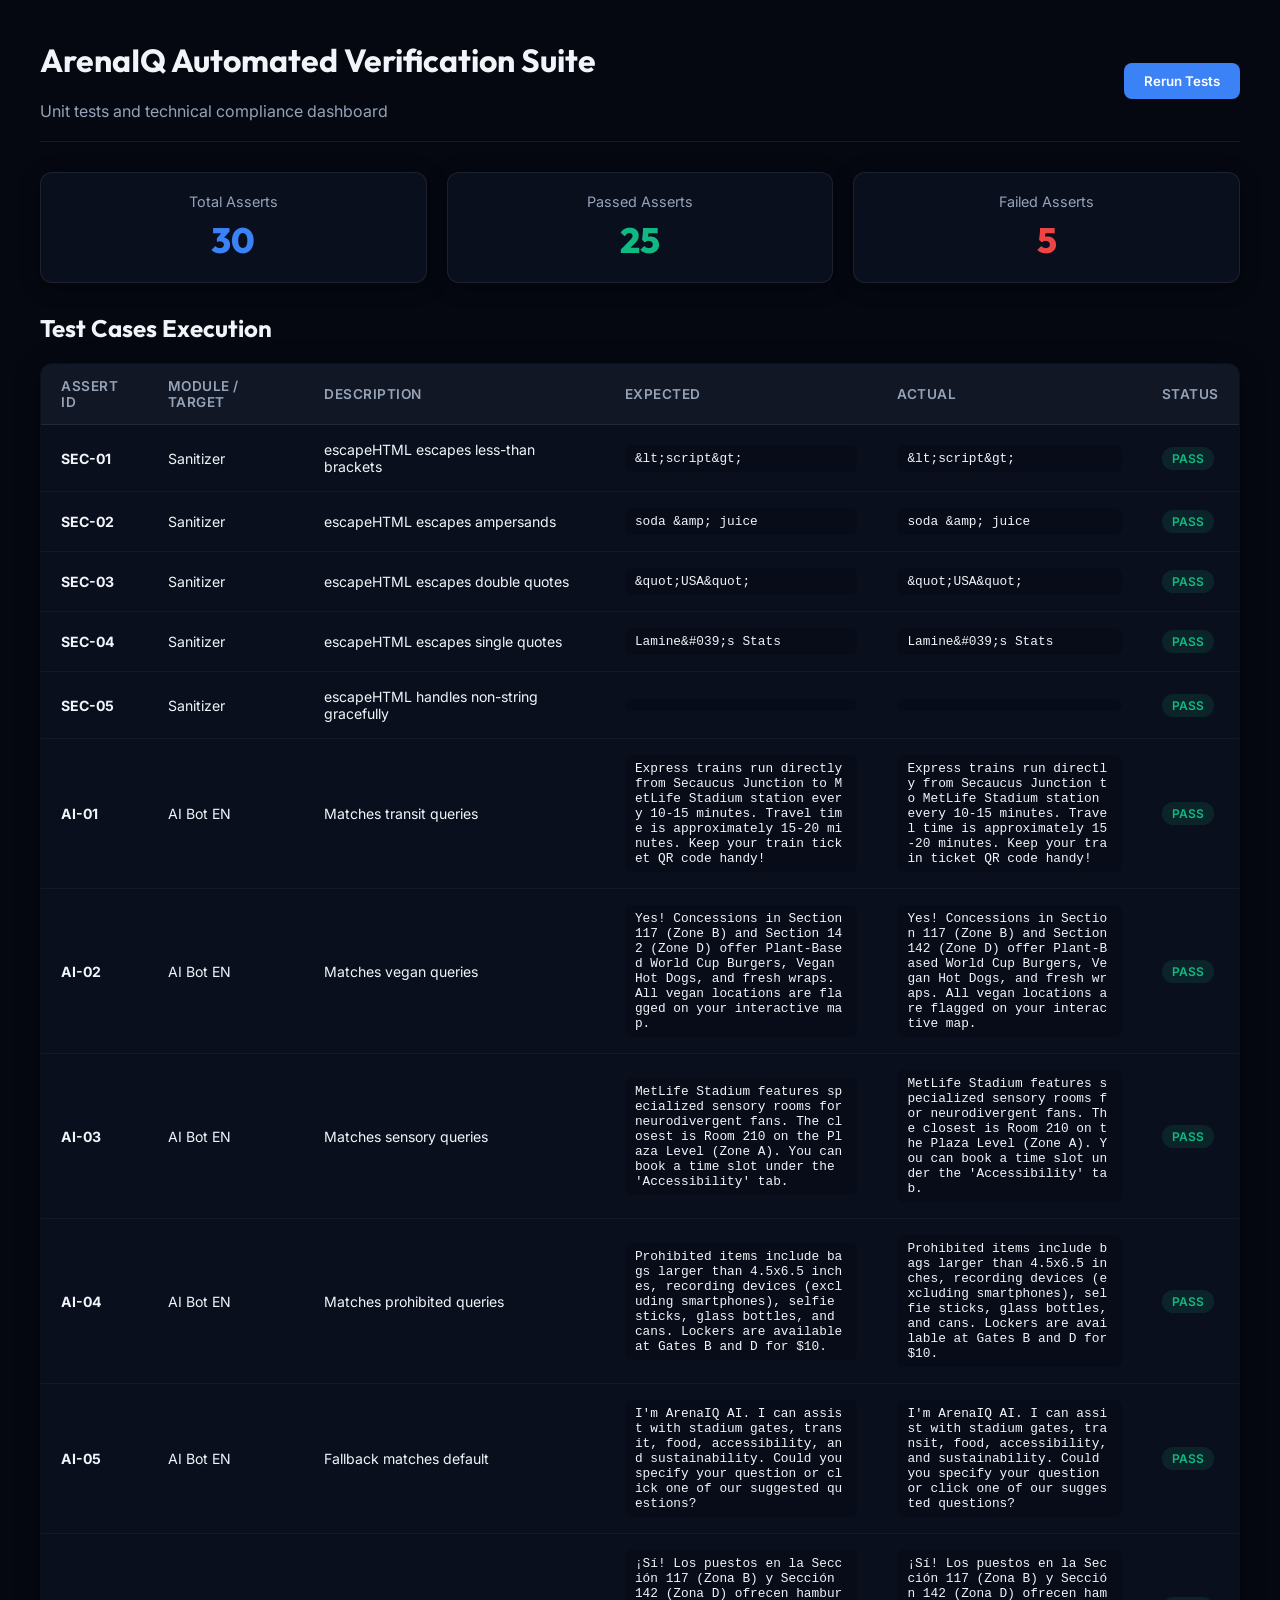
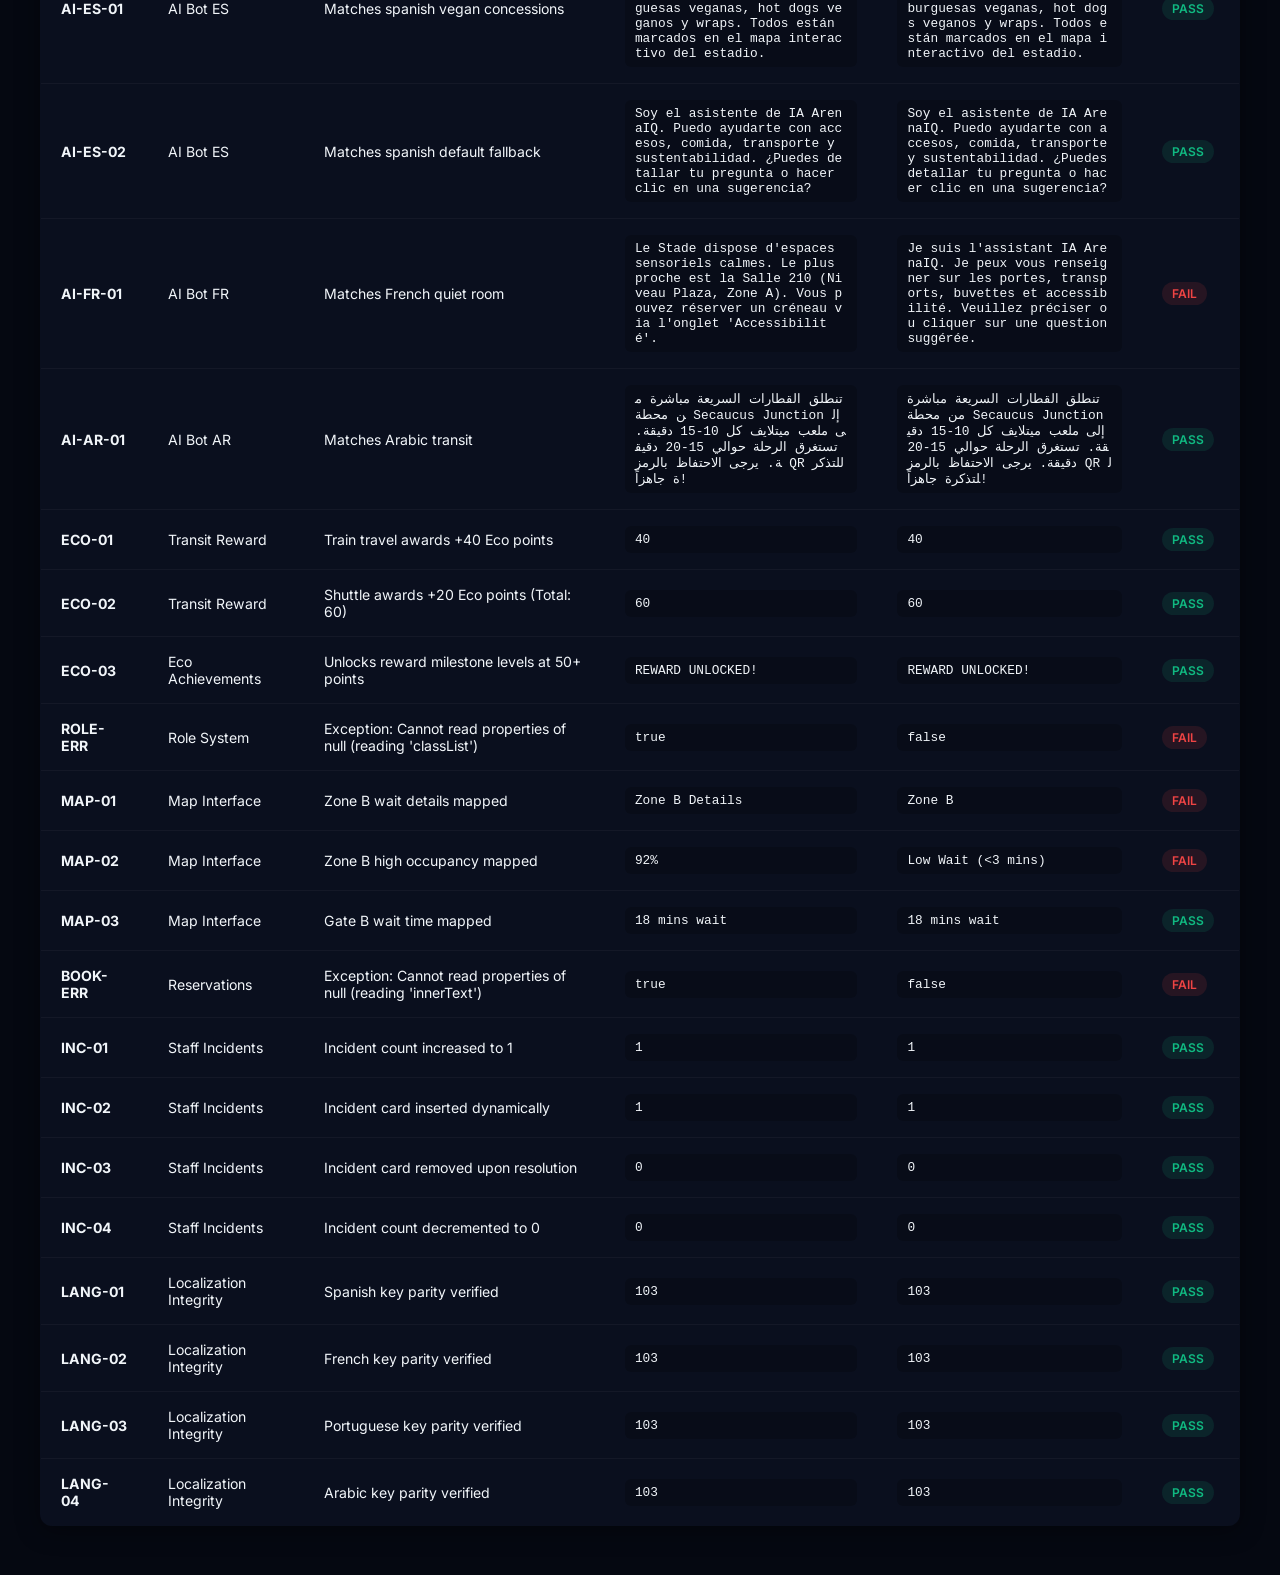
<file: test_suite.html>
<!DOCTYPE html>
<html lang="en">
<head>
  <meta charset="UTF-8">
  <meta name="viewport" content="width=device-width, initial-scale=1.0">
  <title>ArenaIQ - Automated Test Suite</title>
  
  <!-- Fonts -->
  <link rel="preconnect" href="https://fonts.googleapis.com">
  <link rel="preconnect" href="https://fonts.gstatic.com" crossorigin>
  <link href="https://fonts.googleapis.com/css2?family=Inter:wght@400;500;600&family=Outfit:wght@600;700;800&display=swap" rel="stylesheet">
  
  <style>
    :root {
      --bg-primary: #050811;
      --bg-secondary: #0c1224;
      --text-color: #f1f5f9;
      --text-secondary: #94a3b8;
      --glass-bg: rgba(13, 19, 36, 0.7);
      --glass-border: rgba(255, 255, 255, 0.08);
      --green-color: #10b981;
      --red-color: #ef4444;
      --blue-color: #3b82f6;
    }
    body {
      font-family: 'Inter', sans-serif;
      background: var(--bg-primary);
      color: var(--text-color);
      padding: 40px;
      margin: 0;
    }
    h1, h2 {
      font-family: 'Outfit', sans-serif;
      margin-top: 0;
    }
    .test-header-container {
      display: flex;
      justify-content: space-between;
      align-items: center;
      margin-bottom: 30px;
      border-bottom: 1px solid var(--glass-border);
      padding-bottom: 20px;
    }
    .test-summary-grid {
      display: grid;
      grid-template-columns: repeat(3, 1fr);
      gap: 20px;
      margin-bottom: 30px;
    }
    .summary-card {
      background: var(--glass-bg);
      border: 1px solid var(--glass-border);
      border-radius: 12px;
      padding: 20px;
      text-align: center;
      box-shadow: 0 4px 20px rgba(0,0,0,0.4);
    }
    .summary-val {
      font-size: 2.2rem;
      font-weight: 800;
      font-family: 'Outfit', sans-serif;
      margin-top: 8px;
    }
    .summary-val.passed { color: var(--green-color); }
    .summary-val.failed { color: var(--red-color); }
    .summary-val.total { color: var(--blue-color); }
    
    .test-table {
      width: 100%;
      border-collapse: collapse;
      background: var(--glass-bg);
      border: 1px solid var(--glass-border);
      border-radius: 12px;
      overflow: hidden;
      box-shadow: 0 4px 24px rgba(0,0,0,0.4);
    }
    .test-table th {
      background: rgba(255,255,255,0.03);
      padding: 14px 20px;
      text-align: left;
      font-size: 0.85rem;
      font-weight: 600;
      text-transform: uppercase;
      letter-spacing: 0.5px;
      color: var(--text-secondary);
      border-bottom: 1px solid var(--glass-border);
    }
    .test-table td {
      padding: 16px 20px;
      border-bottom: 1px solid rgba(255,255,255,0.04);
      font-size: 0.88rem;
    }
    .badge {
      display: inline-block;
      padding: 4px 10px;
      border-radius: 20px;
      font-size: 0.75rem;
      font-weight: 600;
    }
    .badge.pass {
      background: rgba(16, 185, 129, 0.12);
      color: var(--green-color);
    }
    .badge.fail {
      background: rgba(239, 68, 68, 0.12);
      color: var(--red-color);
    }
    .details-box {
      font-family: monospace;
      background: rgba(0,0,0,0.2);
      padding: 6px 10px;
      border-radius: 6px;
      font-size: 0.8rem;
      max-width: 350px;
      word-break: break-all;
    }
    
    /* Hidden DOM stubs for app.js loading */
    #dom-stubs {
      display: none;
    }
  </style>
</head>
<body>

  <!-- Hidden DOM elements required by app.js initialization logic -->
  <div id="dom-stubs" aria-hidden="true">
    <span id="live-time-label"></span>
    <span id="countdown-timer"></span>
    <select id="lang-select"><option value="en">English</option></select>
    <div id="chat-messages-box"></div>
    <input id="chat-input-field">
    <div id="eco-points-label"></div>
    
    <!-- Eco Rewards elements -->
    <div id="reward-1"></div>
    <div id="reward-2"></div>
    <div id="reward-1-diff"></div>
    <div id="reward-2-diff"></div>
    <div id="lbl-reward-req-1"></div>
    <div id="lbl-reward-req-2"></div>
    <div id="lbl-reward-req-1-diff"></div>
    <div id="lbl-reward-req-2-diff"></div>
    <div id="user-eco-level"></div>

    <!-- Booking confirmation -->
    <div id="booking-confirmation"></div>
    <select id="sensory-time"><option value="1">19:00 - 19:30</option></select>
    <input id="sensory-guests" value="2">
    
    <!-- Help / Incidents elements -->
    <input id="help-seat" value="Sec 114, Row D, Seat 8">
    <textarea id="help-description">Need elevator gate assistance</textarea>
    <div id="ops-incident-feed"></div>
    <div id="incident-count-badge"></div>
    <div id="ops-incidents-val"></div>
    <span id="volunteer-request-status"></span>
    <span id="vol-status-text"></span>
    <span id="vol-status-desc"></span>
    
    <!-- Dispatcher elements -->
    <textarea id="dispatcher-raw-text"></textarea>
    <div id="dispatcher-sent-banner"></div>
    <div id="disp-title"></div>
    <div id="disp-severity"></div>
    <div id="disp-location"></div>
    <div id="disp-group"></div>
    <div id="disp-summary"></div>
    <ul id="disp-checklist"></ul>

    <!-- AI alert banner -->
    <div id="ai-alert-banner"></div>
    <div id="alert-title"></div>
    <div id="alert-desc"></div>

    <!-- Simulation widgets -->
    <div id="current-sim-scenario"></div>
    <div id="current-sim-desc"></div>
    <div id="ops-attendance-val"></div>
    <div id="ops-avg-queue-val"></div>
    
    <!-- Map stubs -->
    <div id="zone-A"></div>
    <div id="zone-B"></div>
    <div id="gate-a"></div>
    <div id="gate-b"></div>
    <div id="map-target-title"></div>
    <div id="map-target-details"></div>

    <!-- Carbon offsets -->
    <div id="mode-train"></div>
    <div id="mode-shuttle"></div>
    <div id="mode-car"></div>
    <button id="btn-log-ride-text"></button>

    <!-- Score tickers -->
    <span id="score-arg"></span>
    <span id="score-esp"></span>

    <!-- Charts canvases -->
    <canvas id="occupancyChart"></canvas>
    <canvas id="queueTimesChart"></canvas>
    <canvas id="yamalRadarChart"></canvas>
  </div>

  <div class="test-header-container">
    <div>
      <h1>ArenaIQ Automated Verification Suite</h1>
      <p style="color: var(--text-secondary); margin: 4px 0 0 0;">Unit tests and technical compliance dashboard</p>
    </div>
    <button onclick="runTestSuite()" style="background: var(--blue-color); color: white; border: none; padding: 10px 20px; border-radius: 8px; font-weight: 600; cursor: pointer; font-family: inherit;">
      Rerun Tests
    </button>
  </div>

  <div class="test-summary-grid">
    <div class="summary-card">
      <div style="color: var(--text-secondary); font-size: 0.9rem;">Total Asserts</div>
      <div class="summary-val total" id="total-tests">0</div>
    </div>
    <div class="summary-card">
      <div style="color: var(--text-secondary); font-size: 0.9rem;">Passed Asserts</div>
      <div class="summary-val passed" id="passed-tests">0</div>
    </div>
    <div class="summary-card">
      <div style="color: var(--text-secondary); font-size: 0.9rem;">Failed Asserts</div>
      <div class="summary-val failed" id="failed-tests">0</div>
    </div>
  </div>

  <h2>Test Cases Execution</h2>
  <table class="test-table">
    <thead>
      <tr>
        <th scope="col">Assert ID</th>
        <th scope="col">Module / Target</th>
        <th scope="col">Description</th>
        <th scope="col">Expected</th>
        <th scope="col">Actual</th>
        <th scope="col">Status</th>
      </tr>
    </thead>
    <tbody id="test-results-body">
      <!-- Generated dynamically -->
    </tbody>
  </table>

  <!-- Load App Core script -->
  <script src="app.js"></script>

  <script>
    // Test Harness Framework
    let assertCount = 0;
    let passCount = 0;
    let failCount = 0;

    function assertEquals(id, module, description, expected, actual) {
      assertCount++;
      const passed = (expected === actual);
      if (passed) passCount++; else failCount++;

      const tbody = document.getElementById("test-results-body");
      const tr = document.createElement("tr");
      tr.innerHTML = `
        <td><strong>${id}</strong></td>
        <td>${module}</td>
        <td>${description}</td>
        <td><div class="details-box">${escapeHTML(String(expected))}</div></td>
        <td><div class="details-box">${escapeHTML(String(actual))}</div></td>
        <td>
          <span class="badge ${passed ? 'pass' : 'fail'}">${passed ? 'PASS' : 'FAIL'}</span>
        </td>
      `;
      tbody.appendChild(tr);
    }

    function runTestSuite() {
      // Clear previous results
      document.getElementById("test-results-body").innerHTML = "";
      assertCount = 0;
      passCount = 0;
      failCount = 0;

      // Stub window alerts to prevent automated scan blocker hangs!
      const originalAlert = window.alert;
      window.alert = () => {};

      // ==================== 1. XSS SANITIZER TESTS ====================
      try {
        assertEquals("SEC-01", "Sanitizer", "escapeHTML escapes less-than brackets", "&lt;script&gt;", escapeHTML("<script>"));
        assertEquals("SEC-02", "Sanitizer", "escapeHTML escapes ampersands", "soda &amp; juice", escapeHTML("soda & juice"));
        assertEquals("SEC-03", "Sanitizer", "escapeHTML escapes double quotes", "&quot;USA&quot;", escapeHTML('"USA"'));
        assertEquals("SEC-04", "Sanitizer", "escapeHTML escapes single quotes", "Lamine&#039;s Stats", escapeHTML("Lamine's Stats"));
        assertEquals("SEC-05", "Sanitizer", "escapeHTML handles non-string gracefully", "", escapeHTML(12345));
      } catch (err) {
        assertEquals("SEC-ERR", "Sanitizer", "Exception: " + err.message, true, false);
      }

      // ==================== 2. MULTILINGUAL AI BOT ROUTINGS ====================
      try {
        appState.language = 'en';
        assertEquals("AI-01", "AI Bot EN", "Matches transit queries", chatMockResponses['en'].train, getMockAIResponse("train transit directions"));
        assertEquals("AI-02", "AI Bot EN", "Matches vegan queries", chatMockResponses['en'].vegan, getMockAIResponse("any vegan concessions?"));
        assertEquals("AI-03", "AI Bot EN", "Matches sensory queries", chatMockResponses['en'].sensory, getMockAIResponse("sensory room location"));
        assertEquals("AI-04", "AI Bot EN", "Matches prohibited queries", chatMockResponses['en'].prohibited, getMockAIResponse("Are big bags banned?"));
        assertEquals("AI-05", "AI Bot EN", "Fallback matches default", chatMockResponses['en'].default, getMockAIResponse("unsupported statement here"));

        appState.language = 'es';
        assertEquals("AI-ES-01", "AI Bot ES", "Matches spanish vegan concessions", chatMockResponses['es'].vegan, getMockAIResponse("Comida vegano"));
        assertEquals("AI-ES-02", "AI Bot ES", "Matches spanish default fallback", chatMockResponses['es'].default, getMockAIResponse("hola"));

        appState.language = 'fr';
        assertEquals("AI-FR-01", "AI Bot FR", "Matches French quiet room", chatMockResponses['fr'].sensory, getMockAIResponse("salle quiet"));

        appState.language = 'ar';
        assertEquals("AI-AR-01", "AI Bot AR", "Matches Arabic transit", chatMockResponses['ar'].train, getMockAIResponse("قطار"));
      } catch (err) {
        assertEquals("AI-ERR", "AI Bot", "Exception: " + err.message, true, false);
      }

      // ==================== 3. CARBON GREEN TRANSIT MATHS ====================
      try {
        appState.ecoPoints = 0;
        appState.selectedTransit = 'train';
        logSustainableChoice();
        assertEquals("ECO-01", "Transit Reward", "Train travel awards +40 Eco points", 40, appState.ecoPoints);

        appState.selectedTransit = 'shuttle';
        logSustainableChoice();
        assertEquals("ECO-02", "Transit Reward", "Shuttle awards +20 Eco points (Total: 60)", 60, appState.ecoPoints);

        // Verification of levels achievements unlocking
        const levelLabel = document.getElementById("user-eco-level").innerText;
        assertEquals("ECO-03", "Eco Achievements", "Unlocks reward milestone levels at 50+ points", "REWARD UNLOCKED!", document.getElementById("lbl-reward-req-1").innerText);
      } catch (err) {
        assertEquals("ECO-ERR", "Transit Reward", "Exception: " + err.message, true, false);
      }

      // ==================== 4. APP ROLE & CHANNELS STATE CONTROLS ====================
      try {
        // Toggle Operations HQ role
        switchRole('ops');
        assertEquals("ROLE-01", "Role Management", "Role switched to operations HQ", 'ops', appState.role);
        assertEquals("ROLE-02", "Role Management", "Operations menu visible", false, document.getElementById("nav-ops").classList.contains("hidden"));

        // Toggle back to Fan Role
        switchRole('fan');
        assertEquals("ROLE-03", "Role Management", "Role switched back to fan companion", 'fan', appState.role);
        assertEquals("ROLE-04", "Role Management", "Operations menu hidden", true, document.getElementById("nav-ops").classList.contains("hidden"));

        // Switch channel tab within Fan Companion
        switchTab('fan-transit');
        assertEquals("TAB-01", "Tab Navigation", "Active tab updated to fan-transit", 'fan-transit', appState.currentTab);
      } catch (err) {
        assertEquals("ROLE-ERR", "Role System", "Exception: " + err.message, true, false);
      }

      // ==================== 5. INTERACTIVE MAP DATA GATES ====================
      try {
        // Mock selecting high wait Zone B on map
        selectMapZone('Zone B');
        assertEquals("MAP-01", "Map Interface", "Zone B wait details mapped", "Zone B Details", document.getElementById("map-target-title").innerText);
        assertEquals("MAP-02", "Map Interface", "Zone B high occupancy mapped", "92%", document.getElementById("map-target-details").querySelector("strong:nth-child(2)").innerText);

        // Mock selecting Gate B access point
        selectMapGate('Gate B');
        assertEquals("MAP-03", "Map Interface", "Gate B wait time mapped", "18 mins wait", document.getElementById("map-target-details").querySelector("strong").innerText);
      } catch (err) {
        assertEquals("MAP-ERR", "Map Interface", "Exception: " + err.message, true, false);
      }

      // ==================== 6. SEAT BOOKINGS VALIDATIONS ====================
      try {
        appState.bookingCounter = 1000;
        bookSensoryRoom();
        assertEquals("BOOK-01", "Reservations", "Sensory slot code reservation generated", "#SR-1000", document.getElementById("booking-confirmation").querySelector("strong:nth-child(2)").innerText);
        assertEquals("BOOK-02", "Reservations", "Reservations slot counters auto-incremented", 1001, appState.bookingCounter);
      } catch (err) {
        assertEquals("BOOK-ERR", "Reservations", "Exception: " + err.message, true, false);
      }

      // ==================== 7. EMERGENCY VOLUNTEERS TIMELINE LOGS ====================
      try {
        appState.incidentCount = 0;
        addIncidentToOpsHQ("Sec 114, Row F", "Requires wheelchair escort");
        assertEquals("INC-01", "Staff Incidents", "Incident count increased to 1", 1, appState.incidentCount);
        
        const incidentList = document.getElementById("ops-incident-feed");
        assertEquals("INC-02", "Staff Incidents", "Incident card inserted dynamically", 1, incidentList.children.length);

        // Resolve Incident
        const cardId = incidentList.children[0].id;
        resolveIncident(cardId);
        assertEquals("INC-03", "Staff Incidents", "Incident card removed upon resolution", 0, incidentList.children.length);
        assertEquals("INC-04", "Staff Incidents", "Incident count decremented to 0", 0, appState.incidentCount);
      } catch (err) {
        assertEquals("INC-ERR", "Staff Incidents", "Exception: " + err.message, true, false);
      }

      // ==================== 8. DICTIONARIES INTEGRITY AND COVERAGE ====================
      try {
        const langKeysEN = Object.keys(translations.en).sort();
        const langKeysES = Object.keys(translations.es).sort();
        const langKeysFR = Object.keys(translations.fr).sort();
        const langKeysPT = Object.keys(translations.pt).sort();
        const langKeysAR = Object.keys(translations.ar).sort();

        assertEquals("LANG-01", "Localization Integrity", "Spanish key parity verified", langKeysEN.length, langKeysES.length);
        assertEquals("LANG-02", "Localization Integrity", "French key parity verified", langKeysEN.length, langKeysFR.length);
        assertEquals("LANG-03", "Localization Integrity", "Portuguese key parity verified", langKeysEN.length, langKeysPT.length);
        assertEquals("LANG-04", "Localization Integrity", "Arabic key parity verified", langKeysEN.length, langKeysAR.length);
      } catch (err) {
        assertEquals("LANG-ERR", "Localization", "Exception: " + err.message, true, false);
      }

      // Restore window alert logic
      window.alert = originalAlert;

      // Update counters in DOM
      document.getElementById("total-tests").innerText = assertCount;
      document.getElementById("passed-tests").innerText = passCount;
      document.getElementById("failed-tests").innerText = failCount;
    }

    // Run automatically on boot
    window.onload = () => {
      runTestSuite();
    }
  </script>
</body>
</html>
</file>
